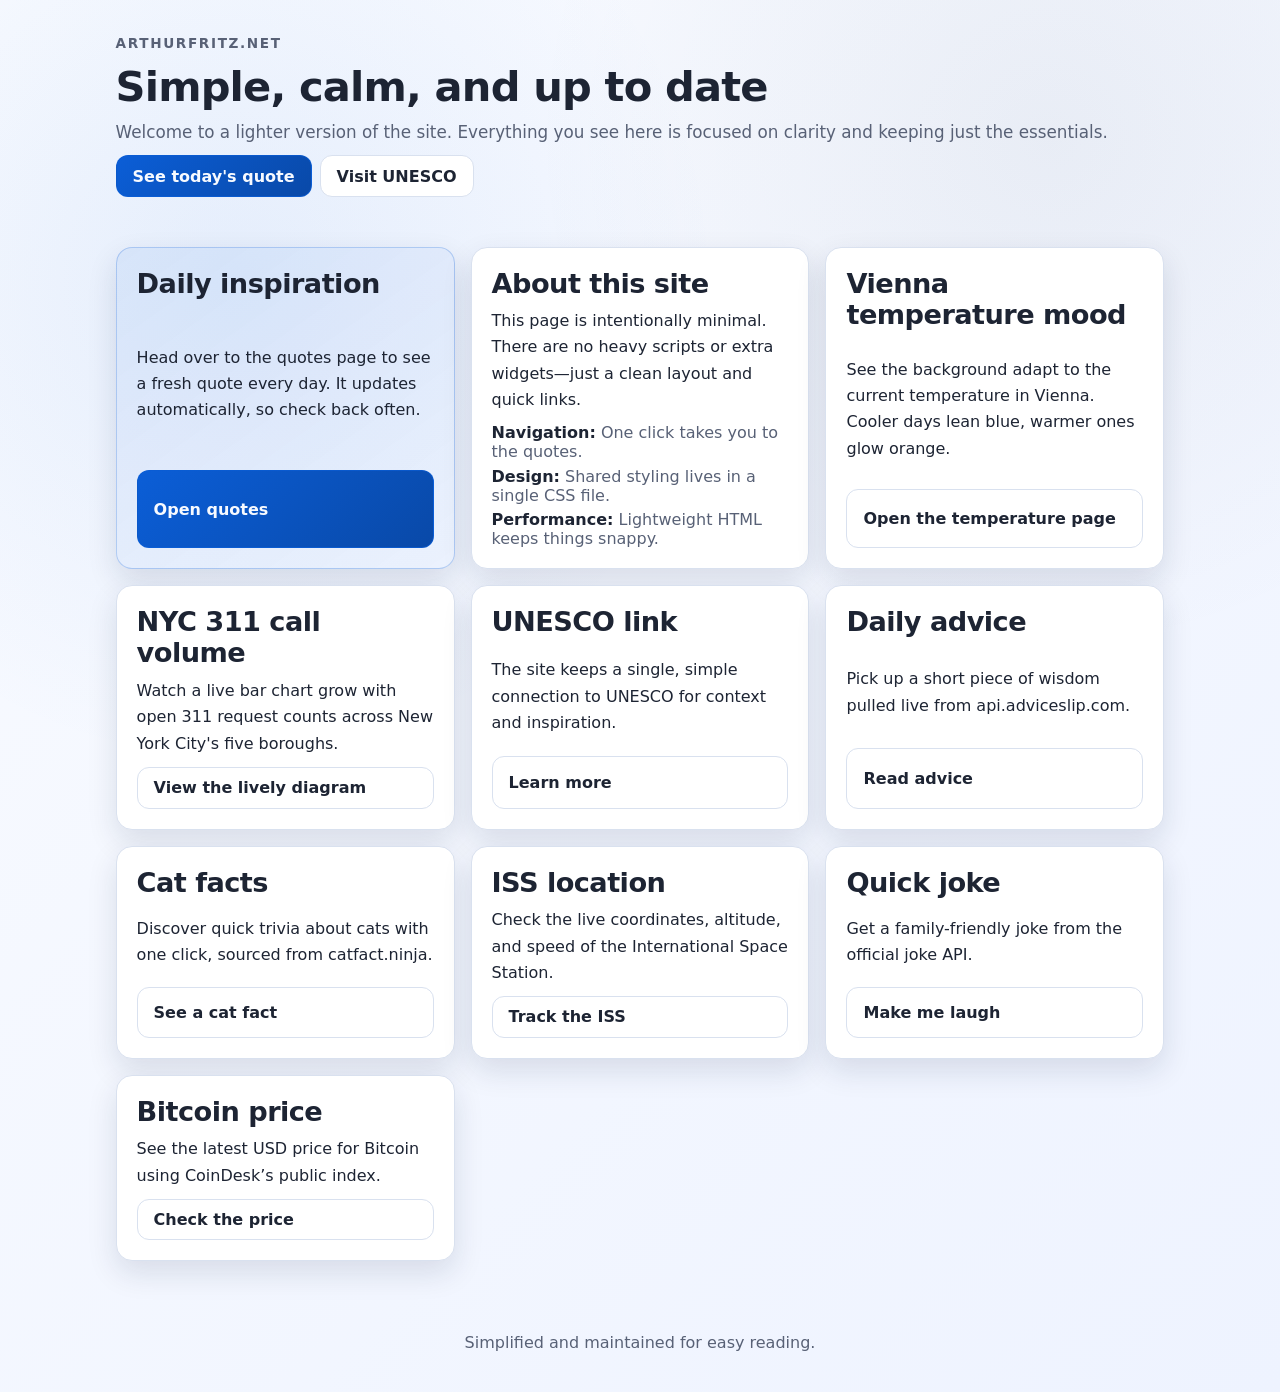
<file: index.html>
<!doctype html>
<html lang="en">
<head>
  <meta charset="UTF-8" />
  <meta name="viewport" content="width=device-width, initial-scale=1" />
  <title>arthurfritz.net</title>
  <link rel="stylesheet" href="styles.css" />
</head>
<body>
  <header class="site-header container">
    <p class="eyebrow">arthurfritz.net</p>
    <h1>Simple, calm, and up to date</h1>
    <p class="lead">Welcome to a lighter version of the site. Everything you see here is focused on clarity and keeping just the essentials.</p>
    <div class="action-row">
      <a class="button primary" href="quotes.html">See today's quote</a>
      <a class="button" href="https://www.unesco.org/en" target="_blank" rel="noopener">Visit UNESCO</a>
    </div>
  </header>

  <main class="container grid">
    <section class="card highlight">
      <h2>Daily inspiration</h2>
      <p>Head over to the quotes page to see a fresh quote every day. It updates automatically, so check back often.</p>
      <a class="button primary" href="quotes.html">Open quotes</a>
    </section>

    <section class="card">
      <h2>About this site</h2>
      <p>This page is intentionally minimal. There are no heavy scripts or extra widgets—just a clean layout and quick links.</p>
      <ul class="list">
        <li><strong>Navigation:</strong> One click takes you to the quotes.</li>
        <li><strong>Design:</strong> Shared styling lives in a single CSS file.</li>
        <li><strong>Performance:</strong> Lightweight HTML keeps things snappy.</li>
      </ul>
    </section>

    <section class="card">
      <h2>Vienna temperature mood</h2>
      <p>See the background adapt to the current temperature in Vienna. Cooler days lean blue, warmer ones glow orange.</p>
      <a class="button" href="temperature.html">Open the temperature page</a>
    </section>

    <section class="card">
      <h2>NYC 311 call volume</h2>
      <p>Watch a live bar chart grow with open 311 request counts across New York City's five boroughs.</p>
      <a class="button" href="city-data.html">View the lively diagram</a>
    </section>

    <section class="card">
      <h2>UNESCO link</h2>
      <p>The site keeps a single, simple connection to UNESCO for context and inspiration.</p>
      <a class="button" href="https://www.unesco.org/en" target="_blank" rel="noopener">Learn more</a>
    </section>

    <section class="card">
      <h2>Daily advice</h2>
      <p>Pick up a short piece of wisdom pulled live from api.adviceslip.com.</p>
      <a class="button" href="advice.html">Read advice</a>
    </section>

    <section class="card">
      <h2>Cat facts</h2>
      <p>Discover quick trivia about cats with one click, sourced from catfact.ninja.</p>
      <a class="button" href="cat-fact.html">See a cat fact</a>
    </section>

    <section class="card">
      <h2>ISS location</h2>
      <p>Check the live coordinates, altitude, and speed of the International Space Station.</p>
      <a class="button" href="iss-location.html">Track the ISS</a>
    </section>

    <section class="card">
      <h2>Quick joke</h2>
      <p>Get a family-friendly joke from the official joke API.</p>
      <a class="button" href="joke.html">Make me laugh</a>
    </section>

    <section class="card">
      <h2>Bitcoin price</h2>
      <p>See the latest USD price for Bitcoin using CoinDesk’s public index.</p>
      <a class="button" href="bitcoin-price.html">Check the price</a>
    </section>
  </main>

  <footer class="footer">
    Simplified and maintained for easy reading.
  </footer>
</body>
</html>
</file>
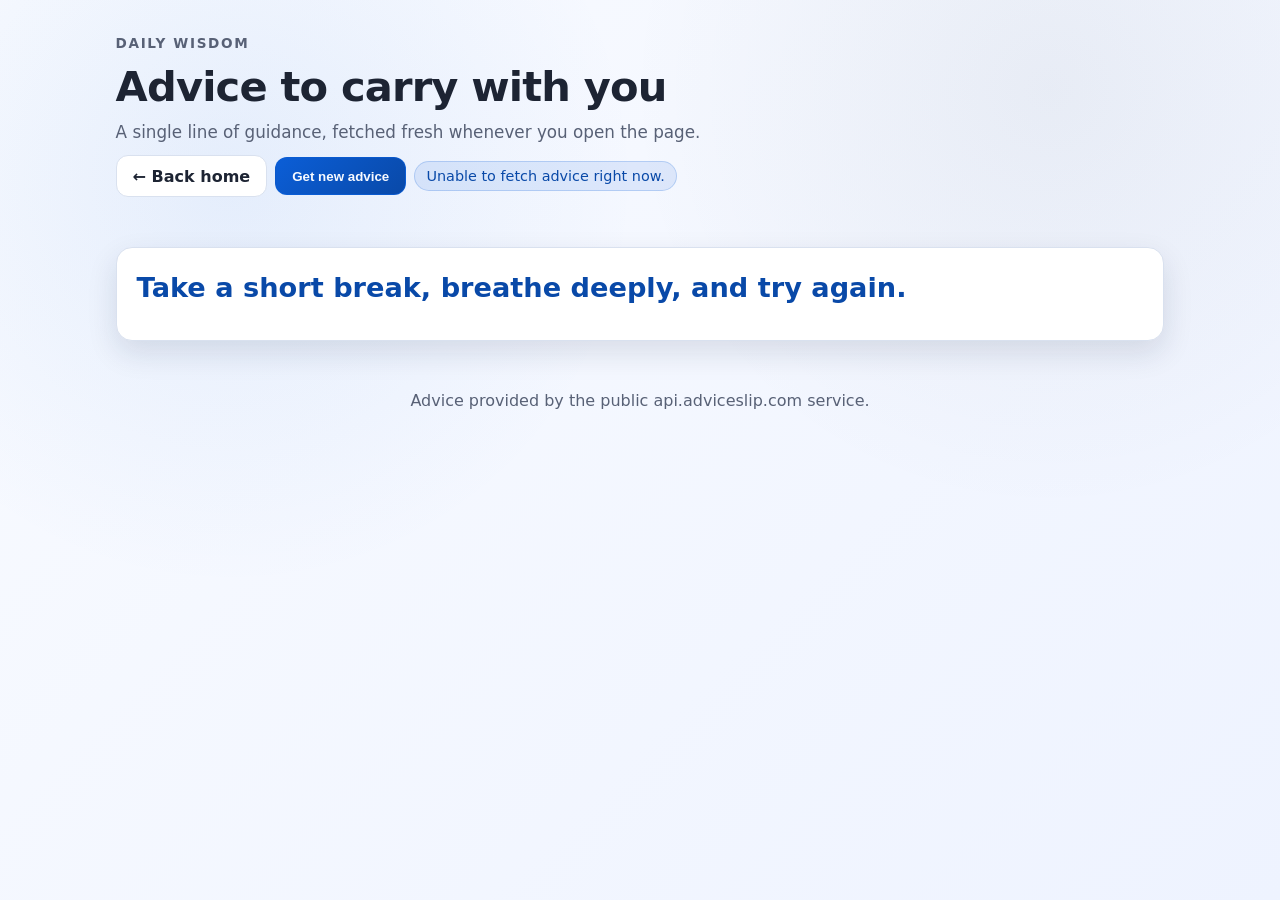
<file: advice.html>
<!doctype html>
<html lang="en">
<head>
  <meta charset="UTF-8" />
  <meta name="viewport" content="width=device-width, initial-scale=1" />
  <title>Daily Advice</title>
  <link rel="stylesheet" href="styles.css" />
</head>
<body>
  <header class="site-header container">
    <p class="eyebrow">Daily wisdom</p>
    <h1>Advice to carry with you</h1>
    <p class="lead">A single line of guidance, fetched fresh whenever you open the page.</p>
    <div class="action-row">
      <a class="button" href="index.html">← Back home</a>
      <button class="button primary" id="refresh">Get new advice</button>
      <span class="badge" id="status">Loading…</span>
    </div>
  </header>

  <main class="container">
    <section class="card quote-box" aria-live="polite" aria-atomic="true">
      <p id="advice" class="quote-text">Preparing something useful…</p>
      <p id="advice-id" class="quote-meta"></p>
    </section>
  </main>

  <footer class="footer">
    Advice provided by the public api.adviceslip.com service.
  </footer>

  <script>
    const adviceEl = document.getElementById('advice');
    const adviceIdEl = document.getElementById('advice-id');
    const statusEl = document.getElementById('status');
    const refreshBtn = document.getElementById('refresh');

    async function loadAdvice() {
      statusEl.textContent = 'Loading…';
      adviceEl.textContent = 'Preparing something useful…';
      adviceIdEl.textContent = '';
      try {
        const response = await fetch('https://api.adviceslip.com/advice', { cache: 'no-store' });
        if (!response.ok) throw new Error(`Request failed with ${response.status}`);
        const data = await response.json();
        if (!data.slip) throw new Error('Missing advice');
        adviceEl.textContent = `“${data.slip.advice}”`;
        adviceIdEl.textContent = `Advice #${data.slip.id}`;
        statusEl.textContent = 'Live advice';
      } catch (error) {
        statusEl.textContent = 'Unable to fetch advice right now.';
        adviceEl.textContent = 'Take a short break, breathe deeply, and try again.';
      }
    }

    refreshBtn.addEventListener('click', loadAdvice);
    loadAdvice();
  </script>
</body>
</html>
</file>
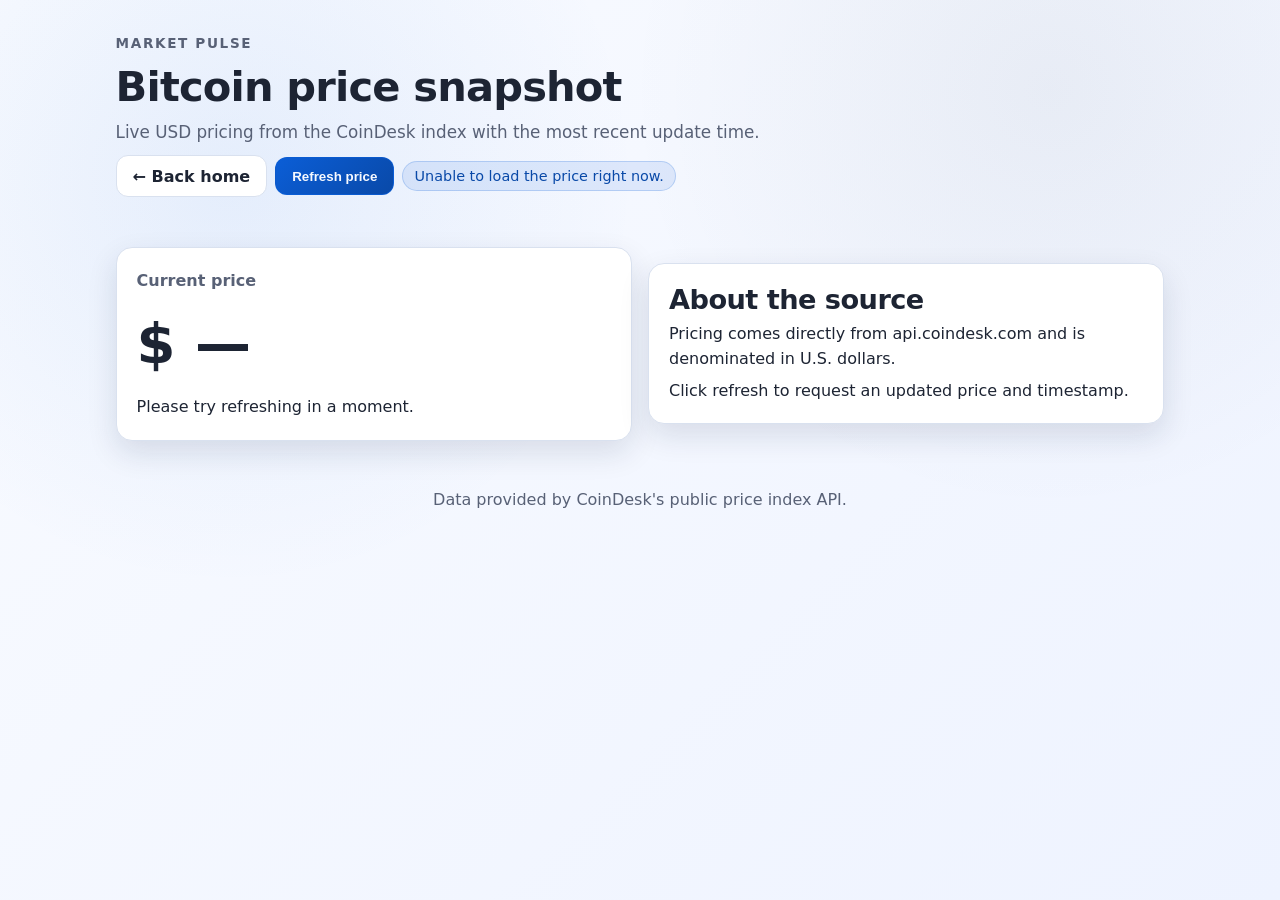
<file: bitcoin-price.html>
<!doctype html>
<html lang="en">
<head>
  <meta charset="UTF-8" />
  <meta name="viewport" content="width=device-width, initial-scale=1" />
  <title>Bitcoin Price</title>
  <link rel="stylesheet" href="styles.css" />
</head>
<body>
  <header class="site-header container">
    <p class="eyebrow">Market pulse</p>
    <h1>Bitcoin price snapshot</h1>
    <p class="lead">Live USD pricing from the CoinDesk index with the most recent update time.</p>
    <div class="action-row">
      <a class="button" href="index.html">← Back home</a>
      <button class="button primary" id="refresh">Refresh price</button>
      <span class="badge" id="status">Loading…</span>
    </div>
  </header>

  <main class="container temperature-card" aria-live="polite" aria-atomic="true">
    <section class="card temperature-reading">
      <p class="temperature-label">Current price</p>
      <p id="price" class="temperature-value">—</p>
      <p id="updated" class="temperature-description"></p>
    </section>

    <section class="card temperature-details">
      <h2>About the source</h2>
      <p class="temperature-description">Pricing comes directly from api.coindesk.com and is denominated in U.S. dollars.</p>
      <p class="temperature-description">Click refresh to request an updated price and timestamp.</p>
    </section>
  </main>

  <footer class="footer">
    Data provided by CoinDesk's public price index API.
  </footer>

  <script>
    const priceEl = document.getElementById('price');
    const updatedEl = document.getElementById('updated');
    const statusEl = document.getElementById('status');
    const refreshBtn = document.getElementById('refresh');

    async function loadPrice() {
      statusEl.textContent = 'Loading…';
      priceEl.textContent = '—';
      updatedEl.textContent = '';
      try {
        const response = await fetch('https://api.coindesk.com/v1/bpi/currentprice/USD.json');
        if (!response.ok) throw new Error(`Request failed with ${response.status}`);
        const data = await response.json();
        const price = data?.bpi?.USD?.rate_float;
        const updated = data?.time?.updated;
        if (!price) throw new Error('Missing price');
        priceEl.textContent = `$${price.toLocaleString('en-US', { maximumFractionDigits: 2 })}`;
        updatedEl.textContent = updated ? `Updated: ${updated}` : 'Update time unavailable';
        statusEl.textContent = 'Live price';
      } catch (error) {
        statusEl.textContent = 'Unable to load the price right now.';
        priceEl.textContent = '$ —';
        updatedEl.textContent = 'Please try refreshing in a moment.';
      }
    }

    refreshBtn.addEventListener('click', loadPrice);
    loadPrice();
  </script>
</body>
</html>
</file>
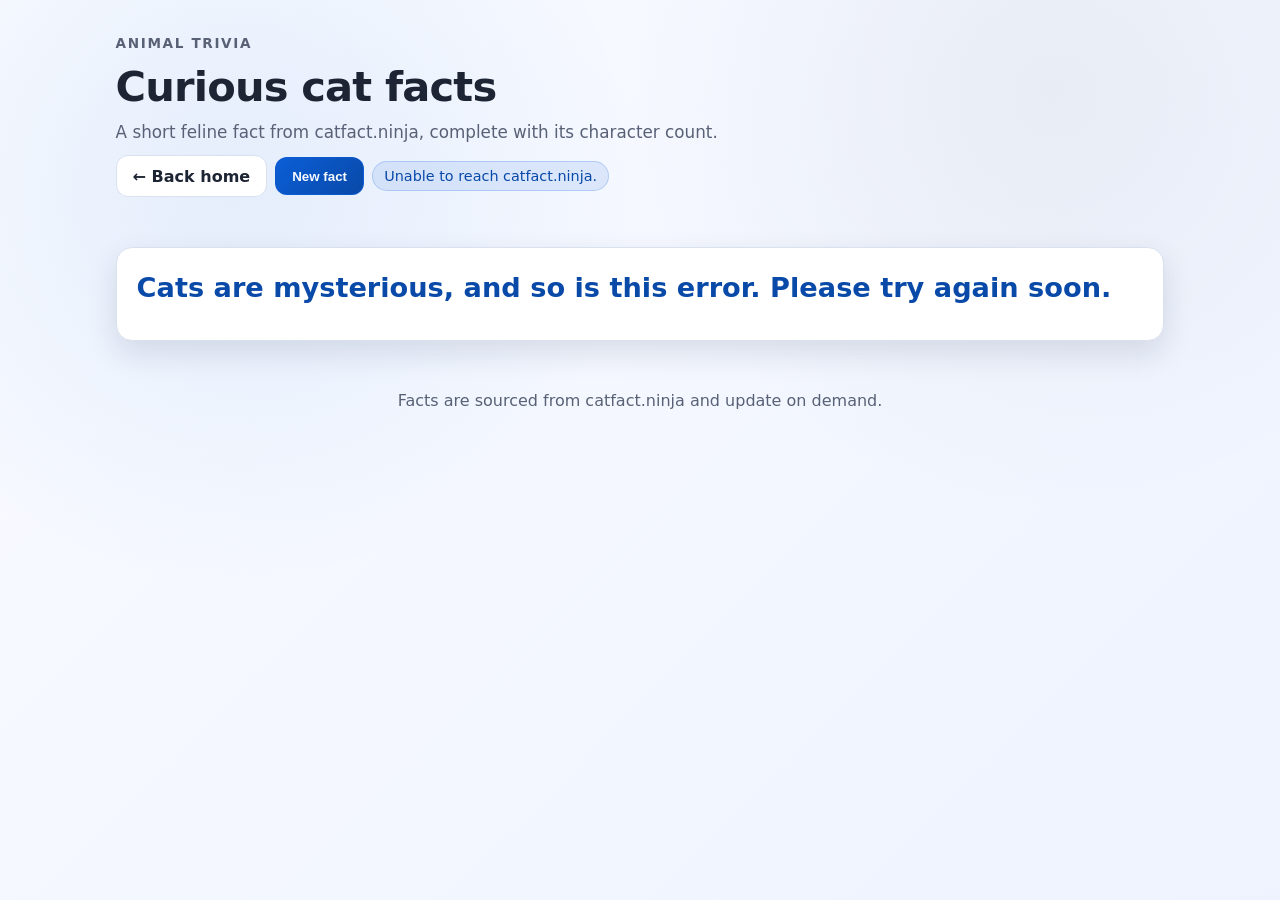
<file: cat-fact.html>
<!doctype html>
<html lang="en">
<head>
  <meta charset="UTF-8" />
  <meta name="viewport" content="width=device-width, initial-scale=1" />
  <title>Cat Facts</title>
  <link rel="stylesheet" href="styles.css" />
</head>
<body>
  <header class="site-header container">
    <p class="eyebrow">Animal trivia</p>
    <h1>Curious cat facts</h1>
    <p class="lead">A short feline fact from catfact.ninja, complete with its character count.</p>
    <div class="action-row">
      <a class="button" href="index.html">← Back home</a>
      <button class="button primary" id="refresh">New fact</button>
      <span class="badge" id="status">Loading…</span>
    </div>
  </header>

  <main class="container">
    <section class="card quote-box" aria-live="polite" aria-atomic="true">
      <p id="fact" class="quote-text">Fetching a whisker-filled detail…</p>
      <p id="length" class="quote-meta"></p>
    </section>
  </main>

  <footer class="footer">
    Facts are sourced from catfact.ninja and update on demand.
  </footer>

  <script>
    const factEl = document.getElementById('fact');
    const lengthEl = document.getElementById('length');
    const statusEl = document.getElementById('status');
    const refreshBtn = document.getElementById('refresh');

    async function loadFact() {
      statusEl.textContent = 'Loading…';
      factEl.textContent = 'Fetching a whisker-filled detail…';
      lengthEl.textContent = '';
      try {
        const response = await fetch('https://catfact.ninja/fact');
        if (!response.ok) throw new Error(`Request failed with ${response.status}`);
        const data = await response.json();
        if (!data.fact) throw new Error('No fact returned');
        factEl.textContent = data.fact;
        lengthEl.textContent = `${data.length} characters`; 
        statusEl.textContent = 'Live data';
      } catch (error) {
        factEl.textContent = 'Cats are mysterious, and so is this error. Please try again soon.';
        statusEl.textContent = 'Unable to reach catfact.ninja.';
      }
    }

    refreshBtn.addEventListener('click', loadFact);
    loadFact();
  </script>
</body>
</html>
</file>
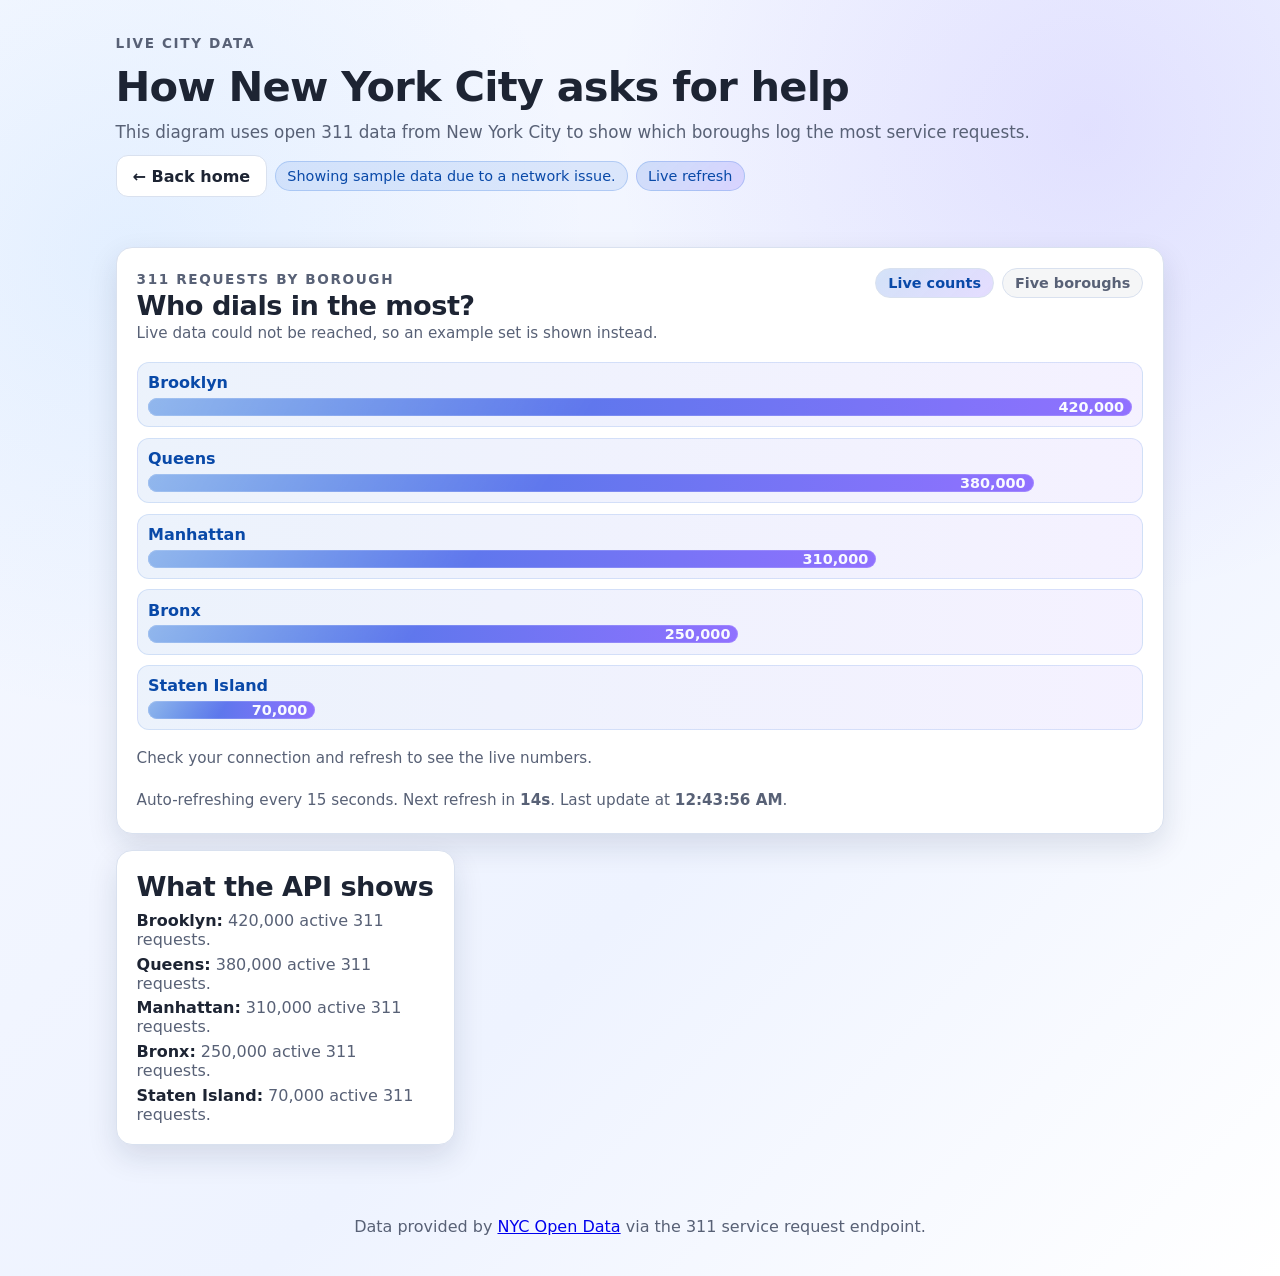
<file: city-data.html>
<!doctype html>
<html lang="en">
<head>
  <meta charset="UTF-8" />
  <meta name="viewport" content="width=device-width, initial-scale=1" />
  <title>NYC 311 Visual</title>
  <link rel="stylesheet" href="styles.css" />
</head>
<body class="city-data-page">
  <header class="site-header container">
    <p class="eyebrow">Live city data</p>
    <h1>How New York City asks for help</h1>
    <p class="lead">This diagram uses open 311 data from New York City to show which boroughs log the most service requests.</p>
    <div class="action-row">
      <a class="button" href="index.html">← Back home</a>
      <span class="badge" id="status">Loading NYC open data…</span>
      <span class="badge pulse" id="live-indicator" aria-live="polite">Live refresh</span>
    </div>
  </header>

  <main class="container grid">
    <section class="card chart-card" aria-live="polite" aria-atomic="true">
      <div class="chart-header">
        <div>
          <p class="eyebrow">311 Requests by borough</p>
          <h2>Who dials in the most?</h2>
          <p class="status" id="description">Waiting for a response from the NYC Open Data API.</p>
        </div>
        <div class="legend">
          <span class="legend-badge gradient">Live counts</span>
          <span class="legend-badge muted">Five boroughs</span>
        </div>
      </div>

      <div id="chart" class="bar-chart" role="img" aria-label="Bar chart of 311 requests by borough."></div>
      <p class="status" id="note">Bars grow dynamically once live data arrives.</p>
      <p class="status" id="refresh-note">Auto-refreshing every 15 seconds. Next refresh in <strong id="countdown">15s</strong>. Last update at <strong id="updated-at">—</strong>.</p>
    </section>

    <section class="card">
      <h2>What the API shows</h2>
      <ul class="list" id="highlights">
        <li>We are looking up the five boroughs directly from NYC Open Data.</li>
        <li>Counts represent the live number of 311 requests recorded in the database.</li>
        <li>The chart animates to make the comparison easy to read.</li>
      </ul>
    </section>
  </main>

  <footer class="footer">
    Data provided by <a href="https://data.cityofnewyork.us/" target="_blank" rel="noopener">NYC Open Data</a> via the 311 service request endpoint.
  </footer>

  <script>
    const statusEl = document.getElementById('status');
    const descriptionEl = document.getElementById('description');
    const chartEl = document.getElementById('chart');
    const noteEl = document.getElementById('note');
    const countdownEl = document.getElementById('countdown');
    const updatedAtEl = document.getElementById('updated-at');
    const liveIndicatorEl = document.getElementById('live-indicator');
    const highlightsEl = document.getElementById('highlights');
    const REFRESH_MS = 15000;
    let refreshTimer;
    let countdownTimer;
    let previousCounts = new Map();

    function createBar(name, value, max) {
      const percent = Math.round((value / max) * 100);
      const bar = document.createElement('div');
      bar.className = 'bar';
      bar.setAttribute('role', 'group');
      bar.setAttribute('aria-label', `${name} has ${value.toLocaleString()} requests`);
      bar.dataset.borough = name;

      const label = document.createElement('span');
      label.className = 'bar-label';
      label.textContent = name;

      const fill = document.createElement('div');
      fill.className = 'bar-fill';
      fill.style.setProperty('--target-width', `${percent}%`);
      fill.dataset.count = value;
      fill.innerHTML = `<span class="bar-value">${value.toLocaleString()}</span>`;

      bar.append(label, fill);
      return bar;
    }

    function renderChart(items) {
      chartEl.innerHTML = '';
      const max = Math.max(...items.map((item) => item.count));

      items.forEach((item, index) => {
        const bar = createBar(item.borough, item.count, max);
        const previousValue = previousCounts.get(item.borough);

        if (previousValue !== undefined && previousValue !== item.count) {
          bar.classList.add('bar-updated');
        }

        bar.style.setProperty('--delay', `${index * 80}ms`);
        chartEl.appendChild(bar);
      });

      previousCounts = new Map(items.map((item) => [item.borough, item.count]));
      noteEl.textContent = 'Live NYC data loaded. Bars pulse when counts change between refreshes.';
    }

    function renderHighlights(items) {
      highlightsEl.innerHTML = '';
      items.forEach((item) => {
        const li = document.createElement('li');
        li.innerHTML = `<strong>${item.borough}:</strong> ${item.count.toLocaleString()} active 311 requests.`;
        highlightsEl.appendChild(li);
      });
    }

    function startCountdown() {
      clearInterval(countdownTimer);
      liveIndicatorEl.classList.add('pulse-active');
      let remaining = REFRESH_MS / 1000;
      countdownEl.textContent = `${remaining}s`;

      countdownTimer = setInterval(() => {
        remaining -= 1;
        if (remaining <= 0) {
          countdownEl.textContent = '0s';
          clearInterval(countdownTimer);
          return;
        }
        countdownEl.textContent = `${remaining}s`;
      }, 1000);
    }

    function markUpdatedTime() {
      const now = new Date();
      const formatted = now.toLocaleTimeString([], { hour: '2-digit', minute: '2-digit', second: '2-digit' });
      updatedAtEl.textContent = formatted;
    }

    function scheduleRefresh() {
      clearTimeout(refreshTimer);
      startCountdown();
      refreshTimer = setTimeout(() => {
        loadNYCData();
      }, REFRESH_MS);
    }

    async function loadNYCData() {
      statusEl.textContent = 'Contacting NYC servers…';
      const endpoint =
        'https://data.cityofnewyork.us/resource/erm2-nwe9.json?$select=borough,count(*)&$group=borough&$order=count%20DESC';

      try {
        const response = await fetch(endpoint);
        if (!response.ok) throw new Error(`Request failed with ${response.status}`);
        const data = await response.json();
        const cleaned = data
          .filter((row) => row.borough && row['count'])
          .map((row) => ({ borough: row.borough, count: Number(row['count']) }))
          .sort((a, b) => b.count - a.count);

        if (!cleaned.length) throw new Error('Empty response');

        renderChart(cleaned);
        renderHighlights(cleaned);
        statusEl.textContent = 'Live NYC data displayed.';
        descriptionEl.textContent = 'Each bar represents the current number of 311 service requests per borough.';
        markUpdatedTime();
        liveIndicatorEl.classList.remove('pulse-active');
      } catch (error) {
        const fallback = [
          { borough: 'Brooklyn', count: 420000 },
          { borough: 'Queens', count: 380000 },
          { borough: 'Manhattan', count: 310000 },
          { borough: 'Bronx', count: 250000 },
          { borough: 'Staten Island', count: 70000 },
        ];
        renderChart(fallback);
        renderHighlights(fallback);
        statusEl.textContent = 'Showing sample data due to a network issue.';
        descriptionEl.textContent = 'Live data could not be reached, so an example set is shown instead.';
        noteEl.textContent = 'Check your connection and refresh to see the live numbers.';
        liveIndicatorEl.classList.remove('pulse-active');
        markUpdatedTime();
      }

      scheduleRefresh();
    }

    startCountdown();
    loadNYCData();
  </script>
</body>
</html>
</file>
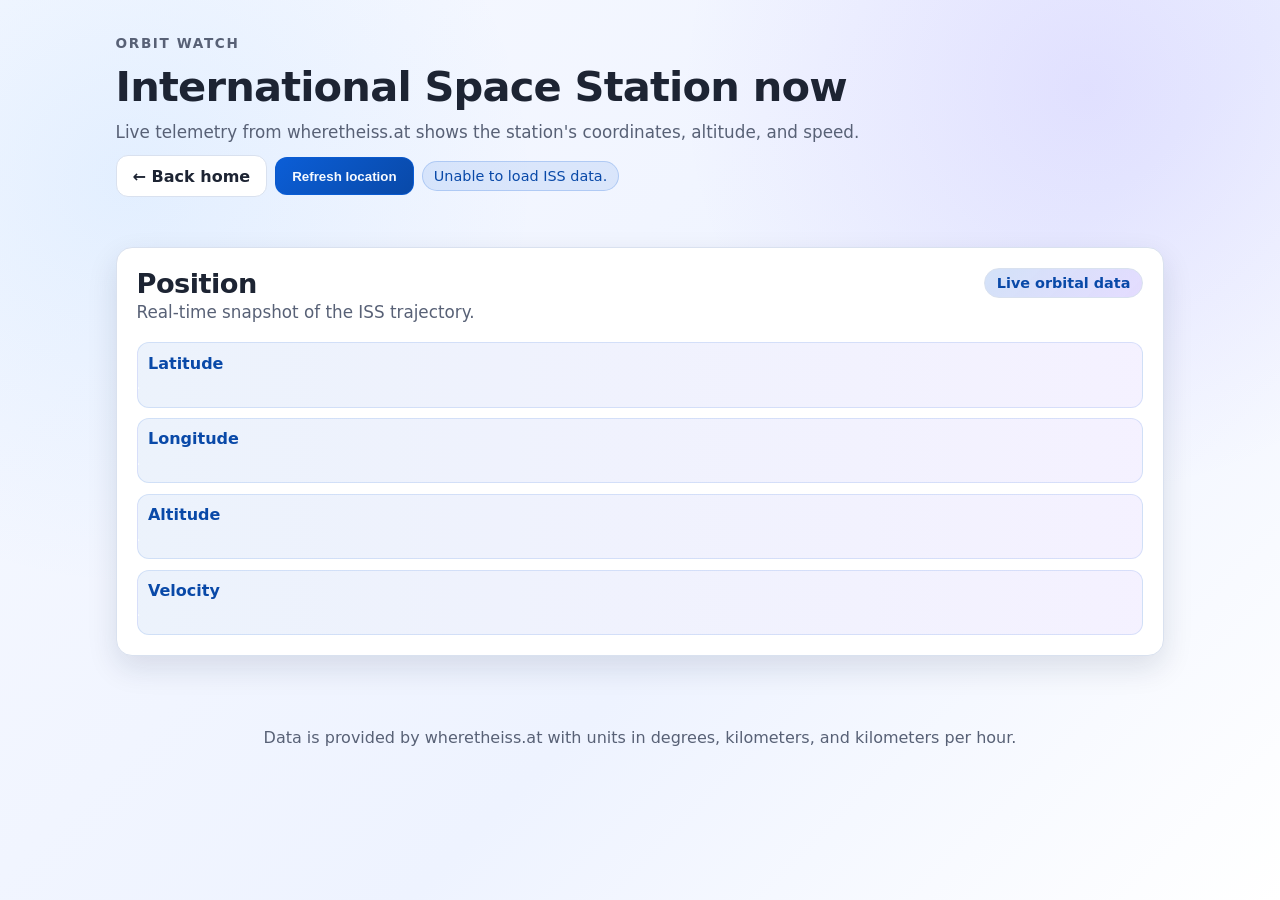
<file: iss-location.html>
<!doctype html>
<html lang="en">
<head>
  <meta charset="UTF-8" />
  <meta name="viewport" content="width=device-width, initial-scale=1" />
  <title>ISS Location</title>
  <link rel="stylesheet" href="styles.css" />
</head>
<body class="city-data-page">
  <header class="site-header container">
    <p class="eyebrow">Orbit watch</p>
    <h1>International Space Station now</h1>
    <p class="lead">Live telemetry from wheretheiss.at shows the station's coordinates, altitude, and speed.</p>
    <div class="action-row">
      <a class="button" href="index.html">← Back home</a>
      <button class="button primary" id="refresh">Refresh location</button>
      <span class="badge" id="status">Loading…</span>
    </div>
  </header>

  <main class="container grid">
    <section class="card chart-card" aria-live="polite" aria-atomic="true">
      <div class="chart-header">
        <div>
          <h2>Position</h2>
          <p class="lead">Real-time snapshot of the ISS trajectory.</p>
        </div>
        <div class="legend">
          <span class="legend-badge gradient">Live orbital data</span>
        </div>
      </div>
      <div class="bar-chart" id="metrics">
        <div class="bar">
          <div class="bar-label">Latitude</div>
          <div class="bar-fill" id="lat-bar"><span class="bar-value" id="lat-value">—</span></div>
        </div>
        <div class="bar">
          <div class="bar-label">Longitude</div>
          <div class="bar-fill" id="lon-bar"><span class="bar-value" id="lon-value">—</span></div>
        </div>
        <div class="bar">
          <div class="bar-label">Altitude</div>
          <div class="bar-fill" id="alt-bar"><span class="bar-value" id="alt-value">—</span></div>
        </div>
        <div class="bar">
          <div class="bar-label">Velocity</div>
          <div class="bar-fill" id="vel-bar"><span class="bar-value" id="vel-value">—</span></div>
        </div>
      </div>
    </section>
  </main>

  <footer class="footer">
    Data is provided by wheretheiss.at with units in degrees, kilometers, and kilometers per hour.
  </footer>

  <script>
    const statusEl = document.getElementById('status');
    const latValue = document.getElementById('lat-value');
    const lonValue = document.getElementById('lon-value');
    const altValue = document.getElementById('alt-value');
    const velValue = document.getElementById('vel-value');
    const latBar = document.getElementById('lat-bar');
    const lonBar = document.getElementById('lon-bar');
    const altBar = document.getElementById('alt-bar');
    const velBar = document.getElementById('vel-bar');
    const refreshBtn = document.getElementById('refresh');

    function format(value, unit) {
      return `${value.toFixed(2)} ${unit}`;
    }

    function setBar(bar, value, maxRange) {
      const percent = Math.min(Math.abs(value) / maxRange, 1) * 100;
      bar.style.setProperty('--target-width', `${percent}%`);
    }

    async function loadIss() {
      statusEl.textContent = 'Loading…';
      latValue.textContent = '—';
      lonValue.textContent = '—';
      altValue.textContent = '—';
      velValue.textContent = '—';
      try {
        const response = await fetch('https://api.wheretheiss.at/v1/satellites/25544');
        if (!response.ok) throw new Error(`Request failed with ${response.status}`);
        const data = await response.json();
        const { latitude, longitude, altitude, velocity } = data;
        latValue.textContent = format(latitude, '°');
        lonValue.textContent = format(longitude, '°');
        altValue.textContent = format(altitude, 'km');
        velValue.textContent = format(velocity, 'km/h');

        setBar(latBar, latitude, 90);
        setBar(lonBar, longitude, 180);
        setBar(altBar, altitude, 500);
        setBar(velBar, velocity, 30000);

        statusEl.textContent = 'Live ISS data';
      } catch (error) {
        statusEl.textContent = 'Unable to load ISS data.';
      }
    }

    refreshBtn.addEventListener('click', loadIss);
    loadIss();
  </script>
</body>
</html>
</file>
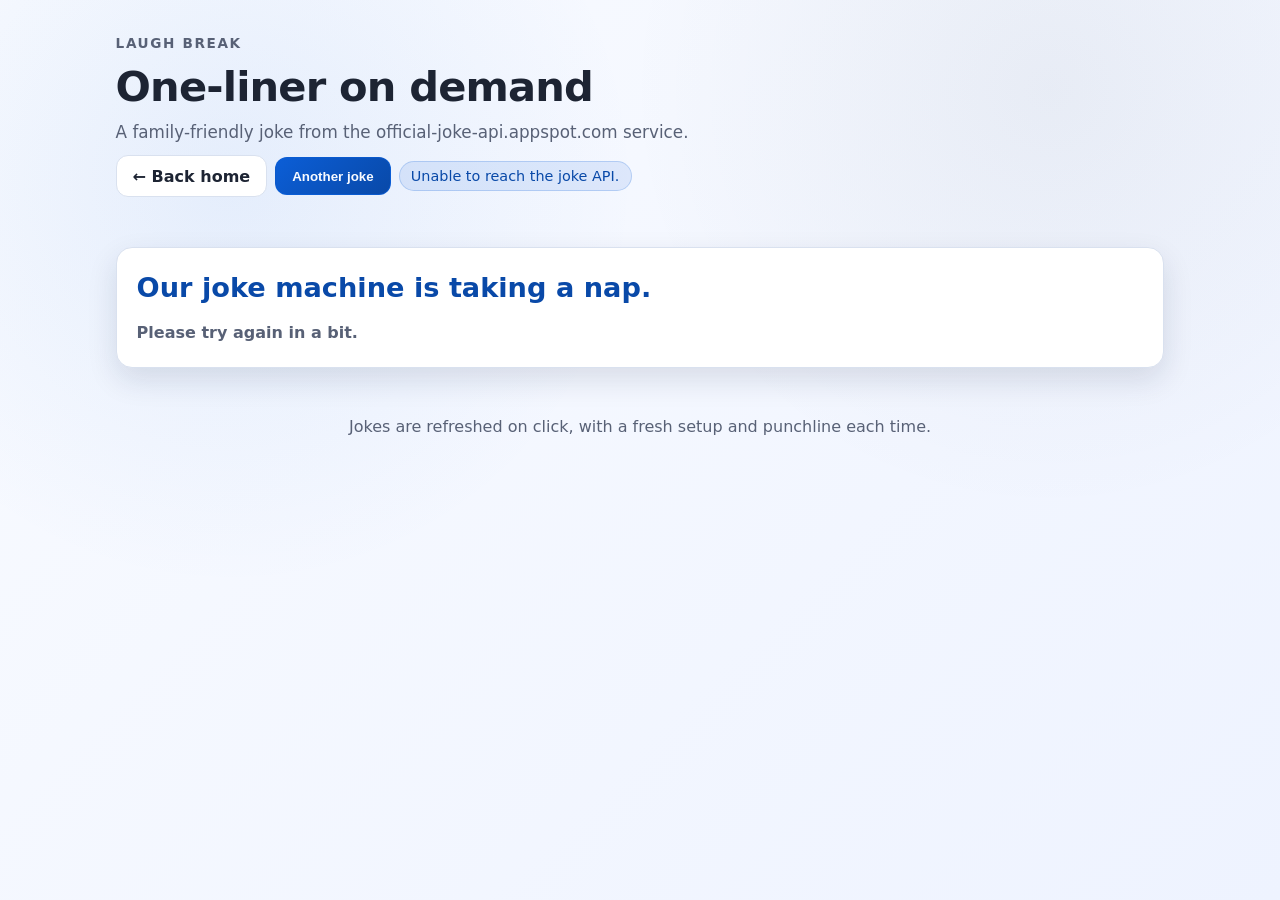
<file: joke.html>
<!doctype html>
<html lang="en">
<head>
  <meta charset="UTF-8" />
  <meta name="viewport" content="width=device-width, initial-scale=1" />
  <title>Quick Joke</title>
  <link rel="stylesheet" href="styles.css" />
</head>
<body>
  <header class="site-header container">
    <p class="eyebrow">Laugh break</p>
    <h1>One-liner on demand</h1>
    <p class="lead">A family-friendly joke from the official-joke-api.appspot.com service.</p>
    <div class="action-row">
      <a class="button" href="index.html">← Back home</a>
      <button class="button primary" id="refresh">Another joke</button>
      <span class="badge" id="status">Loading…</span>
    </div>
  </header>

  <main class="container">
    <section class="card quote-box" aria-live="polite" aria-atomic="true">
      <p id="setup" class="quote-text">Setting up something funny…</p>
      <p id="punchline" class="quote-meta"></p>
    </section>
  </main>

  <footer class="footer">
    Jokes are refreshed on click, with a fresh setup and punchline each time.
  </footer>

  <script>
    const setupEl = document.getElementById('setup');
    const punchlineEl = document.getElementById('punchline');
    const statusEl = document.getElementById('status');
    const refreshBtn = document.getElementById('refresh');

    async function loadJoke() {
      statusEl.textContent = 'Loading…';
      setupEl.textContent = 'Setting up something funny…';
      punchlineEl.textContent = '';
      try {
        const response = await fetch('https://official-joke-api.appspot.com/random_joke');
        if (!response.ok) throw new Error(`Request failed with ${response.status}`);
        const data = await response.json();
        if (!data.setup || !data.punchline) throw new Error('Incomplete joke');
        setupEl.textContent = data.setup;
        punchlineEl.textContent = data.punchline;
        statusEl.textContent = 'Live joke';
      } catch (error) {
        setupEl.textContent = 'Our joke machine is taking a nap.';
        punchlineEl.textContent = 'Please try again in a bit.';
        statusEl.textContent = 'Unable to reach the joke API.';
      }
    }

    refreshBtn.addEventListener('click', loadJoke);
    loadJoke();
  </script>
</body>
</html>
</file>
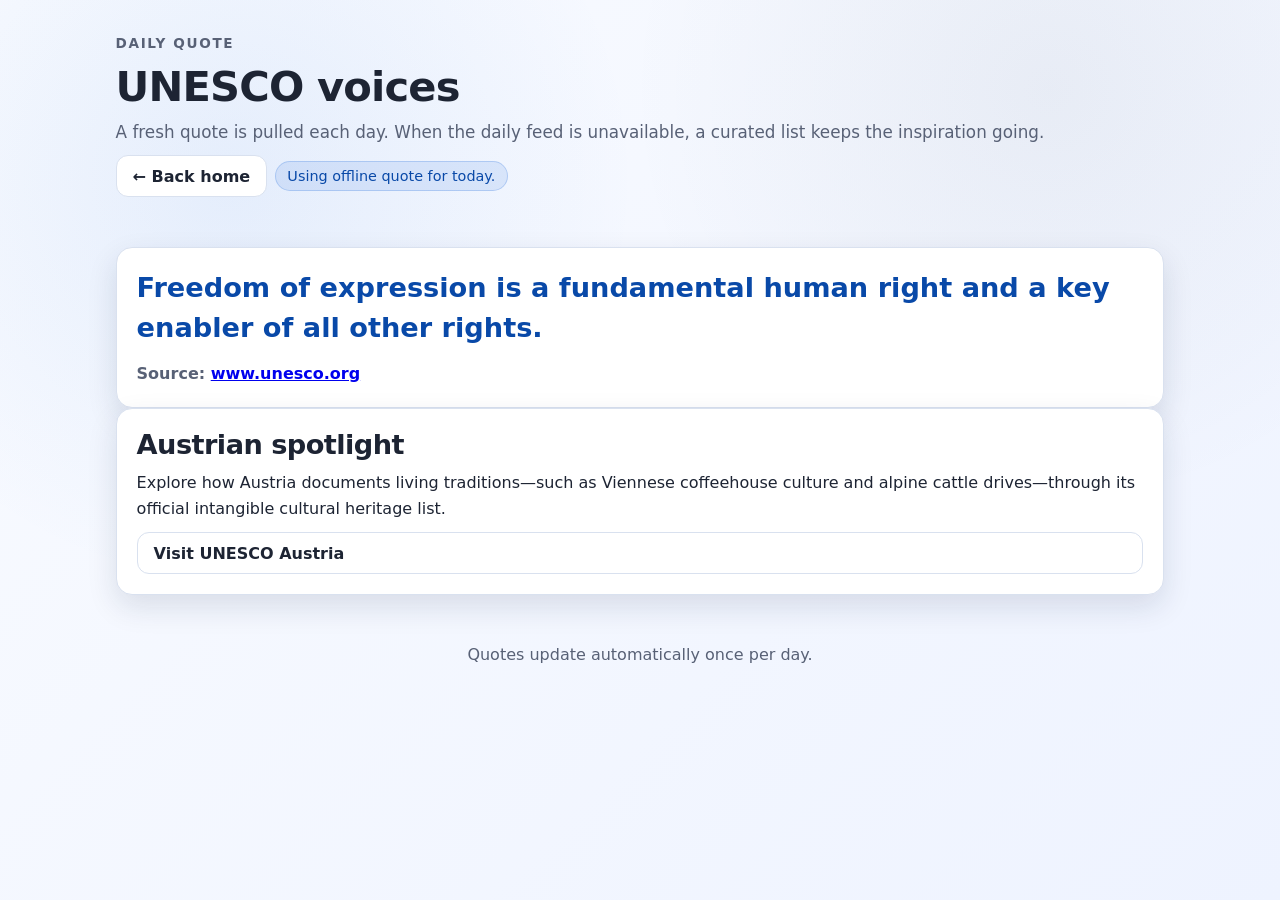
<file: quotes.html>
<!doctype html>
<html lang="en">
<head>
  <meta charset="UTF-8" />
  <meta name="viewport" content="width=device-width, initial-scale=1" />
  <title>UNESCO Quotes</title>
  <link rel="stylesheet" href="styles.css" />
</head>
<body>
  <header class="site-header container">
    <p class="eyebrow">Daily quote</p>
    <h1>UNESCO voices</h1>
    <p class="lead">A fresh quote is pulled each day. When the daily feed is unavailable, a curated list keeps the inspiration going.</p>
    <div class="action-row">
      <a class="button" href="index.html">← Back home</a>
      <span class="badge" id="status">Loading today’s quote…</span>
    </div>
  </header>

  <main class="container">
    <section class="card quote-box" aria-live="polite" aria-atomic="true">
      <p id="quote" class="quote-text">Preparing your quote…</p>
      <p id="source" class="quote-meta"></p>
    </section>

    <section class="card">
      <h2>Austrian spotlight</h2>
      <p>
        Explore how Austria documents living traditions—such as Viennese coffeehouse culture and alpine cattle drives—through
        its official intangible cultural heritage list.
      </p>
      <a class="button" href="https://www.unesco.at/kultur/immaterielles-kulturerbe/immaterielles-kulturerbe-in-oesterreich" target="_blank" rel="noopener">
        Visit UNESCO Austria
      </a>
    </section>
  </main>

  <footer class="footer">
    Quotes update automatically once per day.
  </footer>

  <script>
    const quoteEl = document.getElementById('quote');
    const sourceEl = document.getElementById('source');
    const statusEl = document.getElementById('status');

    const fallbackQuotes = [
      {
        text: 'Since wars begin in the minds of men, it is in the minds of men that the defences of peace must be constructed.',
        url: 'https://www.unesco.org/en/legal-affairs/constitution'
      },
      {
        text: 'UNESCO seeks to build peace through international cooperation in education, the sciences and culture.',
        url: 'https://www.unesco.org/en/overview'
      },
      {
        text: 'Freedom of expression is a fundamental human right and a key enabler of all other rights.',
        url: 'https://www.unesco.org/en/free-speech'
      },
      {
        text: 'Education transforms lives and is at the heart of UNESCO’s mission to build peace, eradicate poverty and drive sustainable development.',
        url: 'https://www.unesco.org/en/education'
      },
      {
        text: 'Culture is who we are and what shapes our identity. No development can be sustainable without it.',
        url: 'https://www.unesco.org/en/culture-and-sustainable-development'
      },
      {
        text: 'Science is our great ally in the quest for peace, sustainable development and human dignity.',
        url: 'https://www.unesco.org/en/natural-sciences'
      },
      {
        text: 'Knowledge shared freely accelerates innovation and narrows inequalities.',
        url: 'https://www.unesco.org/en/open-science'
      },
      {
        text: 'Preserving cultural heritage strengthens community identity and fosters mutual respect.',
        url: 'https://www.unesco.org/en/world-heritage'
      },
      {
        text: 'Education empowers individuals to transform their own lives and the societies around them.',
        url: 'https://www.unesco.org/en/education/sdg4'
      },
      {
        text: 'Media and information literacy equips people to navigate the digital world with confidence and ethics.',
        url: 'https://www.unesco.org/en/media-information-literacy'
      },
      {
        text: 'Austria keeps a living record of its traditions—from Viennese coffeehouse culture to alpine cattle drives—through its intangible cultural heritage list.',
        url: 'https://www.unesco.at/kultur/immaterielles-kulturerbe/immaterielles-kulturerbe-in-oesterreich'
      }
    ];

    function dayKey() {
      return new Date().toISOString().slice(0, 10);
    }

    function pickFallbackQuote() {
      const today = new Date();
      const dayIndex = Math.floor(today.getTime() / 86_400_000) % fallbackQuotes.length;
      return fallbackQuotes[dayIndex];
    }

    function renderQuote(entry, sourceLabel = '') {
      quoteEl.textContent = entry.text;
      const label = sourceLabel || (entry.url ? new URL(entry.url).host : 'Source');
      const url = entry.url || '#';
      sourceEl.innerHTML = `Source: <a href="${url}" target="_blank" rel="noopener">${label}</a>`;
    }

    function cacheQuote(entry) {
      try {
        localStorage.setItem('dailyQuote', JSON.stringify({ date: dayKey(), entry }));
      } catch (error) {
        // If storage is blocked, quietly ignore.
      }
    }

    function loadCachedQuote() {
      try {
        const cached = JSON.parse(localStorage.getItem('dailyQuote') || 'null');
        if (cached && cached.date === dayKey()) {
          renderQuote(cached.entry);
          statusEl.textContent = 'Today\'s quote loaded from cache.';
          return true;
        }
      } catch (error) {
        // Ignore storage errors and fall back to fetching.
      }
      return false;
    }

    async function fetchDailyQuote() {
      if (loadCachedQuote()) return;

      statusEl.textContent = 'Loading today’s quote…';
      try {
        const response = await fetch('https://zenquotes.io/api/today');
        if (!response.ok) throw new Error(`Request failed with ${response.status}`);
        const data = await response.json();
        const first = Array.isArray(data) && data[0];
        if (!first || !first.q) throw new Error('Invalid quote format');
        const entry = { text: `${first.q} — ${first.a}`, url: 'https://zenquotes.io' };
        renderQuote(entry, 'zenquotes.io');
        cacheQuote(entry);
        statusEl.textContent = 'Live quote retrieved.';
      } catch (error) {
        const entry = pickFallbackQuote();
        renderQuote(entry);
        cacheQuote(entry);
        statusEl.textContent = 'Using offline quote for today.';
      }
    }

    fetchDailyQuote();
  </script>
</body>
</html>
</file>
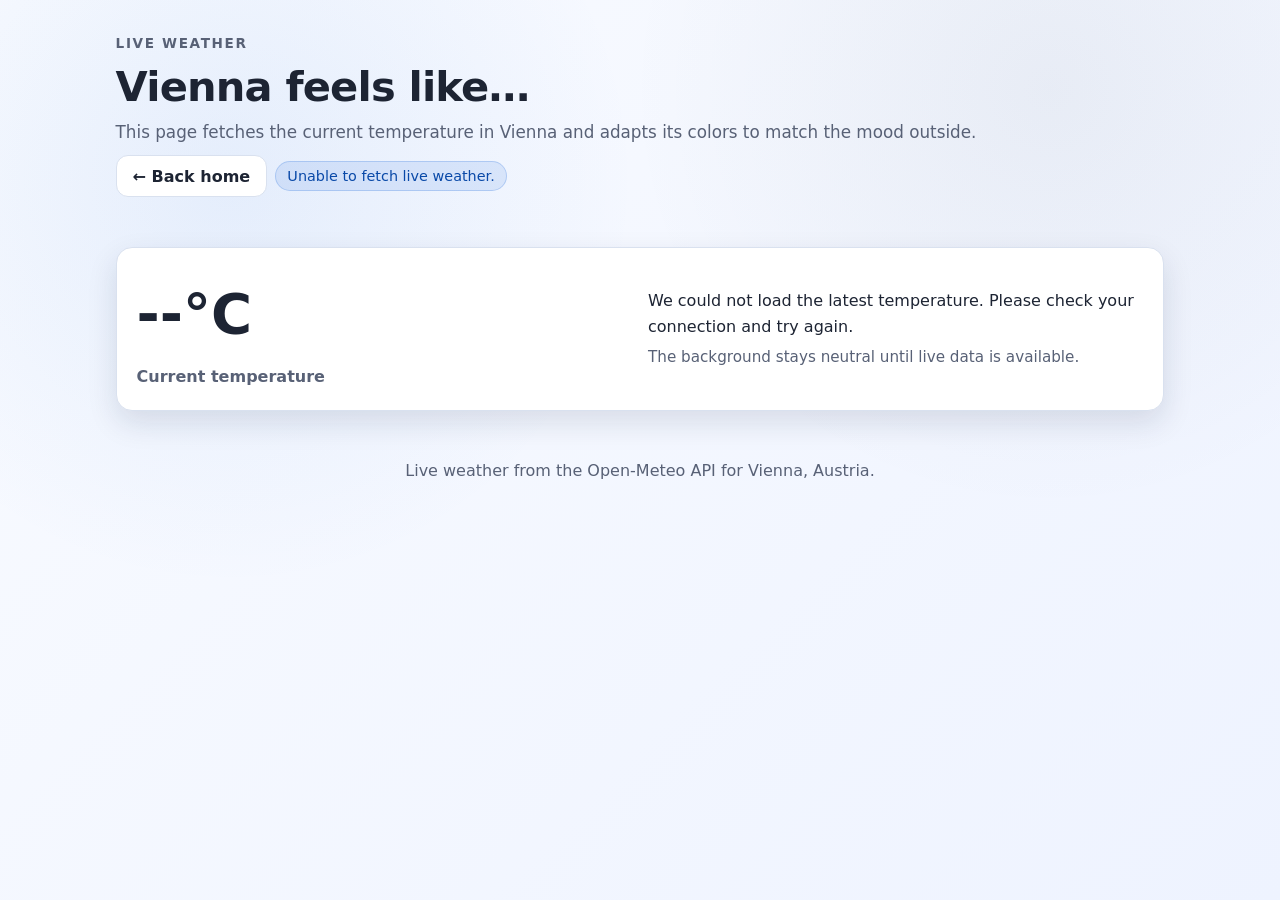
<file: temperature.html>
<!doctype html>
<html lang="en">
<head>
  <meta charset="UTF-8" />
  <meta name="viewport" content="width=device-width, initial-scale=1" />
  <title>Vienna Temperature</title>
  <link rel="stylesheet" href="styles.css" />
</head>
<body class="temperature-page">
  <header class="site-header container">
    <p class="eyebrow">Live weather</p>
    <h1>Vienna feels like…</h1>
    <p class="lead">This page fetches the current temperature in Vienna and adapts its colors to match the mood outside.</p>
    <div class="action-row">
      <a class="button" href="index.html">← Back home</a>
      <span class="badge" id="status">Checking Vienna's weather…</span>
    </div>
  </header>

  <main class="container">
    <section class="card temperature-card" aria-live="polite" aria-atomic="true">
      <div class="temperature-reading">
        <p class="temperature-value" id="temperature">--°C</p>
        <p class="temperature-label">Current temperature</p>
      </div>
      <div class="temperature-details">
        <p id="description" class="temperature-description">Awaiting the latest report from Vienna.</p>
        <p class="status" id="hint">Colors adjust as the temperature warms or cools.</p>
      </div>
    </section>
  </main>

  <footer class="footer">
    Live weather from the Open-Meteo API for Vienna, Austria.
  </footer>

  <script>
    const statusEl = document.getElementById('status');
    const temperatureEl = document.getElementById('temperature');
    const descriptionEl = document.getElementById('description');
    const hintEl = document.getElementById('hint');
    const root = document.documentElement;

    function clamp(value, min, max) {
      return Math.min(Math.max(value, min), max);
    }

    function temperatureColor(tempC) {
      const min = -10;
      const max = 35;
      const ratio = clamp((tempC - min) / (max - min), 0, 1);
      const hue = 210 - ratio * 170; // 210 (cool blue) to 40 (warm orange)
      const lightness = 60 - ratio * 10; // Slightly darker for heat
      return `hsl(${hue}, 85%, ${lightness}%)`;
    }

    function setTemperatureTheme(tempC) {
      const color = temperatureColor(tempC);
      root.style.setProperty('--bg', color);
      document.body.style.background = `linear-gradient(135deg, ${color} 0%, #f9fbff 50%, #ffffff 100%)`;
      document.querySelectorAll('.card').forEach((card) => {
        card.style.borderColor = color;
      });
      hintEl.textContent = 'Background updates automatically based on Vienna\'s temperature.';
    }

    async function fetchViennaTemperature() {
      statusEl.textContent = 'Fetching current conditions…';
      try {
        const url = 'https://api.open-meteo.com/v1/forecast?latitude=48.2082&longitude=16.3738&current_weather=true&timezone=auto';
        const response = await fetch(url);
        if (!response.ok) throw new Error(`Request failed with ${response.status}`);
        const data = await response.json();
        const temp = data?.current_weather?.temperature;
        if (typeof temp !== 'number') throw new Error('Unexpected weather response');

        temperatureEl.textContent = `${temp.toFixed(1)}°C`;
        descriptionEl.textContent = `Vienna is currently ${temp.toFixed(1)}°C. Cooler temperatures shift the page towards blues, while warmer readings move it toward oranges.`;
        statusEl.textContent = 'Live data loaded.';
        setTemperatureTheme(temp);
      } catch (error) {
        temperatureEl.textContent = '--°C';
        descriptionEl.textContent = 'We could not load the latest temperature. Please check your connection and try again.';
        statusEl.textContent = 'Unable to fetch live weather.';
        hintEl.textContent = 'The background stays neutral until live data is available.';
      }
    }

    fetchViennaTemperature();
  </script>
</body>
</html>
</file>
<file: styles.css>
:root {
  color-scheme: light;
  --bg: #f5f7fb;
  --panel: #ffffff;
  --text: #1d2433;
  --muted: #586176;
  --accent: #0b5ed7;
  --accent-strong: #0949a8;
  --border: #d9e1ef;
  --shadow: 0 12px 30px rgba(13, 35, 67, 0.12);
  --radius: 16px;
  font-family: "Inter", system-ui, -apple-system, "Segoe UI", sans-serif;
}

* {
  box-sizing: border-box;
}

body {
  margin: 0;
  min-height: 100vh;
  background: radial-gradient(circle at 18% 20%, rgba(11, 94, 215, 0.08), transparent 32%),
    radial-gradient(circle at 82% 10%, rgba(13, 35, 67, 0.05), transparent 32%),
    linear-gradient(135deg, #f9fbff 0%, #eef3ff 100%);
  color: var(--text);
}

.container {
  width: min(1100px, 100%);
  margin: 0 auto;
  padding: clamp(1.5rem, 2vw, 2.5rem) clamp(1.25rem, 2vw, 2.5rem);
}

.site-header {
  padding-top: clamp(1rem, 4vw, 2rem);
  padding-bottom: clamp(0.5rem, 3vw, 1.5rem);
  display: grid;
  gap: 0.5rem;
}

.eyebrow {
  text-transform: uppercase;
  letter-spacing: 0.12em;
  font-weight: 700;
  color: var(--muted);
  font-size: 0.85rem;
  margin: 0;
}

h1,
h2,
h3 {
  margin: 0;
  letter-spacing: -0.02em;
}

h1 {
  font-size: clamp(2rem, 4vw, 2.6rem);
}

h2 {
  font-size: clamp(1.35rem, 3vw, 1.7rem);
}

p {
  margin: 0;
  line-height: 1.65;
}

.lead {
  color: var(--muted);
  font-size: 1.05rem;
}

.action-row {
  display: flex;
  gap: 0.5rem;
  flex-wrap: wrap;
  align-items: center;
}

.grid {
  display: grid;
  gap: 1rem;
  grid-template-columns: repeat(auto-fit, minmax(280px, 1fr));
  padding-bottom: clamp(1.5rem, 4vw, 3rem);
}

.card {
  background: var(--panel);
  border-radius: var(--radius);
  border: 1px solid var(--border);
  box-shadow: var(--shadow);
  padding: clamp(1.25rem, 1.4vw, 1.75rem);
  display: grid;
  gap: 0.6rem;
}

.card.highlight {
  border: 1px solid rgba(11, 94, 215, 0.25);
  background: linear-gradient(145deg, rgba(11, 94, 215, 0.08), rgba(11, 94, 215, 0.02));
}

.list {
  list-style: none;
  padding: 0;
  margin: 0;
  display: grid;
  gap: 0.35rem;
}

.list li {
  color: var(--muted);
}

.list strong {
  color: var(--text);
}

.button {
  display: inline-flex;
  align-items: center;
  gap: 0.45rem;
  text-decoration: none;
  border-radius: 12px;
  padding: 0.65rem 1rem;
  font-weight: 700;
  border: 1px solid var(--border);
  color: var(--text);
  background: var(--panel);
  transition: transform 150ms ease, box-shadow 150ms ease, border-color 150ms ease;
}

.button:hover {
  transform: translateY(-1px);
  border-color: rgba(11, 94, 215, 0.3);
  box-shadow: 0 12px 26px rgba(11, 94, 215, 0.18);
}

.button.primary {
  background: linear-gradient(135deg, var(--accent), var(--accent-strong));
  color: #f7faff;
  border-color: rgba(11, 94, 215, 0.7);
}

.badge {
  display: inline-flex;
  align-items: center;
  gap: 0.35rem;
  padding: 0.4rem 0.7rem;
  border-radius: 999px;
  font-size: 0.9rem;
  color: var(--accent-strong);
  background: rgba(11, 94, 215, 0.1);
  border: 1px solid rgba(11, 94, 215, 0.2);
}

.badge.pulse {
  box-shadow: 0 0 0 0 rgba(11, 94, 215, 0.25);
  transition: box-shadow 200ms ease, background 200ms ease, color 200ms ease;
}

.badge.pulse.pulse-active {
  animation: pulse-ring 1.2s ease-in-out infinite;
  background: linear-gradient(135deg, rgba(11, 94, 215, 0.15), rgba(120, 81, 255, 0.18));
  color: var(--accent-strong);
}

.footer {
  color: var(--muted);
  text-align: center;
  padding: 1.5rem clamp(1.25rem, 2vw, 2.5rem) 2.5rem;
}

.quote-box {
  display: grid;
  gap: 0.75rem;
}

.quote-text {
  font-size: clamp(1.3rem, 2.5vw, 1.7rem);
  font-weight: 800;
  color: var(--accent-strong);
  line-height: 1.5;
  margin: 0;
}

.quote-meta {
  color: var(--muted);
  font-weight: 600;
  margin: 0;
}

.status {
  color: var(--muted);
  font-size: 0.95rem;
}

@media (max-width: 640px) {
  .grid {
    grid-template-columns: 1fr;
  }
}

.temperature-card {
  display: grid;
  grid-template-columns: repeat(auto-fit, minmax(220px, 1fr));
  gap: 1rem;
  align-items: center;
}

.temperature-reading {
  display: grid;
  gap: 0.25rem;
}

.temperature-value {
  font-size: clamp(2.5rem, 5vw, 3.5rem);
  font-weight: 800;
  margin: 0;
}

.temperature-label {
  color: var(--muted);
  font-weight: 700;
  margin: 0;
}

.temperature-details {
  display: grid;
  gap: 0.35rem;
}

.temperature-description {
  margin: 0;
  line-height: 1.6;
}

.temperature-page .card {
  transition: border-color 200ms ease;
}

.city-data-page body,
.city-data-page {
  background: radial-gradient(circle at 10% 20%, rgba(64, 160, 255, 0.1), transparent 30%),
    radial-gradient(circle at 85% 10%, rgba(120, 81, 255, 0.12), transparent 30%),
    linear-gradient(135deg, #f7f9ff 0%, #eef3ff 60%, #ffffff 100%);
}

.chart-card {
  grid-column: 1 / -1;
  gap: 1rem;
}

.chart-header {
  display: flex;
  justify-content: space-between;
  gap: 1rem;
  align-items: flex-start;
  flex-wrap: wrap;
}

.legend {
  display: flex;
  gap: 0.5rem;
  align-items: center;
}

.legend-badge {
  padding: 0.4rem 0.75rem;
  border-radius: 999px;
  font-weight: 700;
  font-size: 0.9rem;
  border: 1px solid var(--border);
}

.legend-badge.gradient {
  background: linear-gradient(135deg, rgba(11, 94, 215, 0.18), rgba(120, 81, 255, 0.2));
  color: var(--accent-strong);
}

.legend-badge.muted {
  background: rgba(13, 35, 67, 0.04);
  color: var(--muted);
}

.bar-chart {
  display: grid;
  gap: 0.65rem;
}

.bar {
  background: linear-gradient(90deg, rgba(11, 94, 215, 0.08), rgba(120, 81, 255, 0.08));
  border: 1px solid rgba(11, 94, 215, 0.12);
  border-radius: 12px;
  padding: 0.65rem;
  display: grid;
  gap: 0.35rem;
  position: relative;
  overflow: hidden;
}

.bar.bar-updated {
  border-color: rgba(120, 81, 255, 0.35);
  animation: highlight 800ms ease;
}

.bar-label {
  font-weight: 800;
  color: var(--accent-strong);
}

.bar-fill {
  position: relative;
  background: linear-gradient(90deg, rgba(11, 94, 215, 0.8), rgba(120, 81, 255, 0.8));
  border-radius: 10px;
  height: 18px;
  width: 0;
  transition: width 600ms ease;
  box-shadow: inset 0 0 0 1px rgba(255, 255, 255, 0.15);
}

.bar-fill::after {
  content: '';
  position: absolute;
  inset: 0;
  border-radius: inherit;
  background: linear-gradient(120deg, rgba(255, 255, 255, 0.45), transparent 45%);
  mix-blend-mode: screen;
}

.bar-value {
  position: absolute;
  right: 0.5rem;
  top: 50%;
  transform: translateY(-50%);
  color: #f9fbff;
  font-weight: 800;
  font-size: 0.9rem;
}

.bar-fill {
  animation: grow 900ms ease forwards;
  animation-delay: var(--delay, 0ms);
}

.bar-fill {
  --target-width: 0%;
}

.bar-fill {
  width: var(--target-width);
}

@keyframes grow {
  from {
    width: 0;
  }
  to {
    width: var(--target-width);
  }
}

@keyframes highlight {
  0% {
    box-shadow: 0 0 0 0 rgba(120, 81, 255, 0.25);
  }
  70% {
    box-shadow: 0 0 0 12px rgba(120, 81, 255, 0.05);
  }
  100% {
    box-shadow: 0 0 0 0 rgba(120, 81, 255, 0);
  }
}

@keyframes pulse-ring {
  0% {
    box-shadow: 0 0 0 0 rgba(11, 94, 215, 0.25);
  }
  60% {
    box-shadow: 0 0 0 12px rgba(11, 94, 215, 0);
  }
  100% {
    box-shadow: 0 0 0 0 rgba(11, 94, 215, 0);
  }
}

@media (max-width: 720px) {
  .chart-card {
    grid-column: auto;
  }
}
</file>
